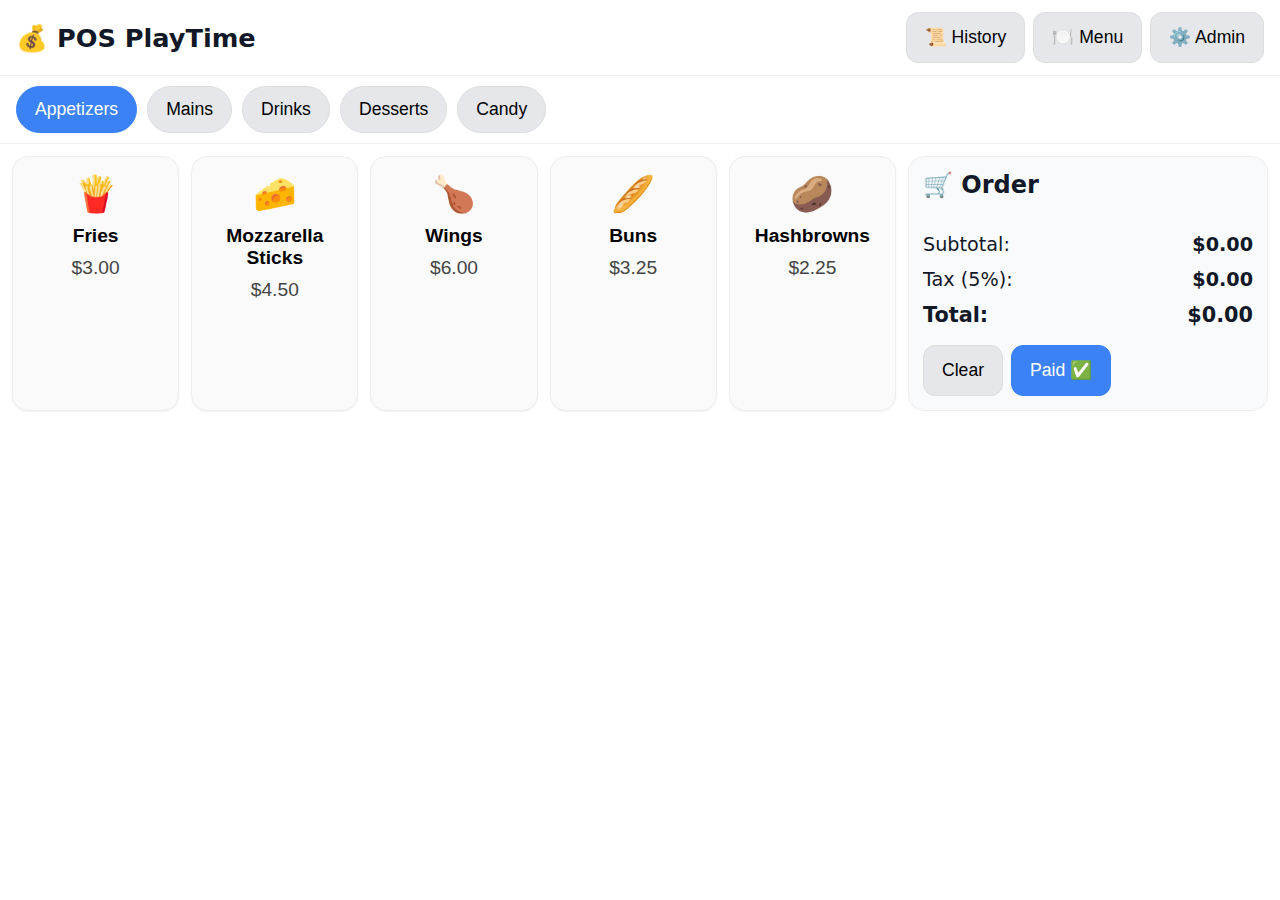
<file: index.html>
<!doctype html>
<html lang="en">
<head>
  <meta charset="utf-8" />
  <meta name="viewport" content="width=device-width, initial-scale=1, viewport-fit=cover" />
  <title>POS PlayTime</title>

  <!-- iPad app-like experience -->
  <meta name="apple-mobile-web-app-capable" content="yes" />
  <meta name="apple-mobile-web-app-status-bar-style" content="default" />
  <meta name="theme-color" content="#3b82f6" />

  <!-- PWA manifest & icons -->
  <link rel="manifest" href="manifest.webmanifest" />
  <link rel="icon" href="assets/icons/icon-192.png" sizes="192x192" type="image/png" />
  <link rel="apple-touch-icon" href="assets/icons/icon-192.png" />

  <!-- Styles -->
  <link rel="stylesheet" href="styles.css" />

  <!-- App JS -->
  <script defer src="app.js"></script>

  <!-- Service worker registration -->
  <script>
    if ('serviceWorker' in navigator) {
      window.addEventListener('load', () => {
        navigator.serviceWorker.register('sw.js').catch(console.error);
      });
    }
  </script>
</head>
<body>
  <!-- Sound for cha-ching (must be triggered by user gesture) -->
  <audio id="paySound" src="assets/sounds/cha-ching.mp3" preload="auto"></audio>

  <header class="app-header">
    <h1 aria-label="POS PlayTime">💰 POS PlayTime</h1>
    <div class="header-actions">
      <button id="viewHistoryBtn" class="secondary">📜 History</button>
      <button id="menuBtn" class="secondary">🍽️ Menu</button>
      <button id="adminBtn" class="secondary">⚙️ Admin</button>
    </div>
  </header>

  <!-- Category Tabs -->
  <nav id="categoryTabs" class="tabs" aria-label="Categories"></nav>

  <main class="layout">
    <!-- Item Grid -->
    <section aria-label="Items" class="grid" id="itemGrid"></section>

    <!-- Cart / Summary -->
    <aside class="cart" aria-label="Order summary">
      <h2>🛒 Order</h2>
      <ul id="cartList" class="cart-list" aria-live="polite"></ul>

      <div class="totals">
        <div class="row"><span>Subtotal:</span><strong id="subtotal">$0.00</strong></div>
        <div class="row"><span>Tax (5%):</span><strong id="tax">$0.00</strong></div>
        <div class="row total"><span>Total:</span><strong id="total">$0.00</strong></div>
      </div>

      <div class="cart-actions">
        <button id="clearCartBtn" class="secondary">Clear</button>
        <button id="payBtn" class="primary">Paid ✅</button>
      </div>
    </aside>
  </main>

  <!-- Confetti -->
  <div id="confettiContainer" aria-hidden="true"></div>

  <!-- History Modal -->
  <dialog id="historyDialog">
    <form method="dialog" class="history">
      <header>
        <h3>Order History</h3>
      </header>
      <div id="historyList" class="history-list"></div>
      <footer>
        <button id="exportBtn" class="secondary" type="button">Export CSV</button>
        <button id="clearHistoryBtn" class="danger" type="button">Clear History</button>
        <button id="closeHistoryBtn" class="primary">Close</button>
      </footer>
    </form>
  </dialog>

  <!-- Admin passcode dialog -->
  <dialog id="adminDialog">
    <form method="dialog" class="admin-passcode">
      <h3>🔐 Admin Access</h3>
      <p>Enter passcode to unlock Admin.</p>
      <input
        id="passcodeInput"
        type="password"
        inputmode="numeric"
        pattern="[0-9]*"
        maxlength="6"
        placeholder="••••"
        aria-label="Admin passcode" />
      <div class="cart-actions">
        <button id="cancelAdminBtn" class="secondary" type="button">Cancel</button>
        <button id="submitAdminBtn" class="primary" type="button">Unlock</button>
      </div>
      <p class="hint">Default: <code>1234</code> (change in Admin → Set Passcode)</p>
    </form>
  </dialog>
</</body>
</file>
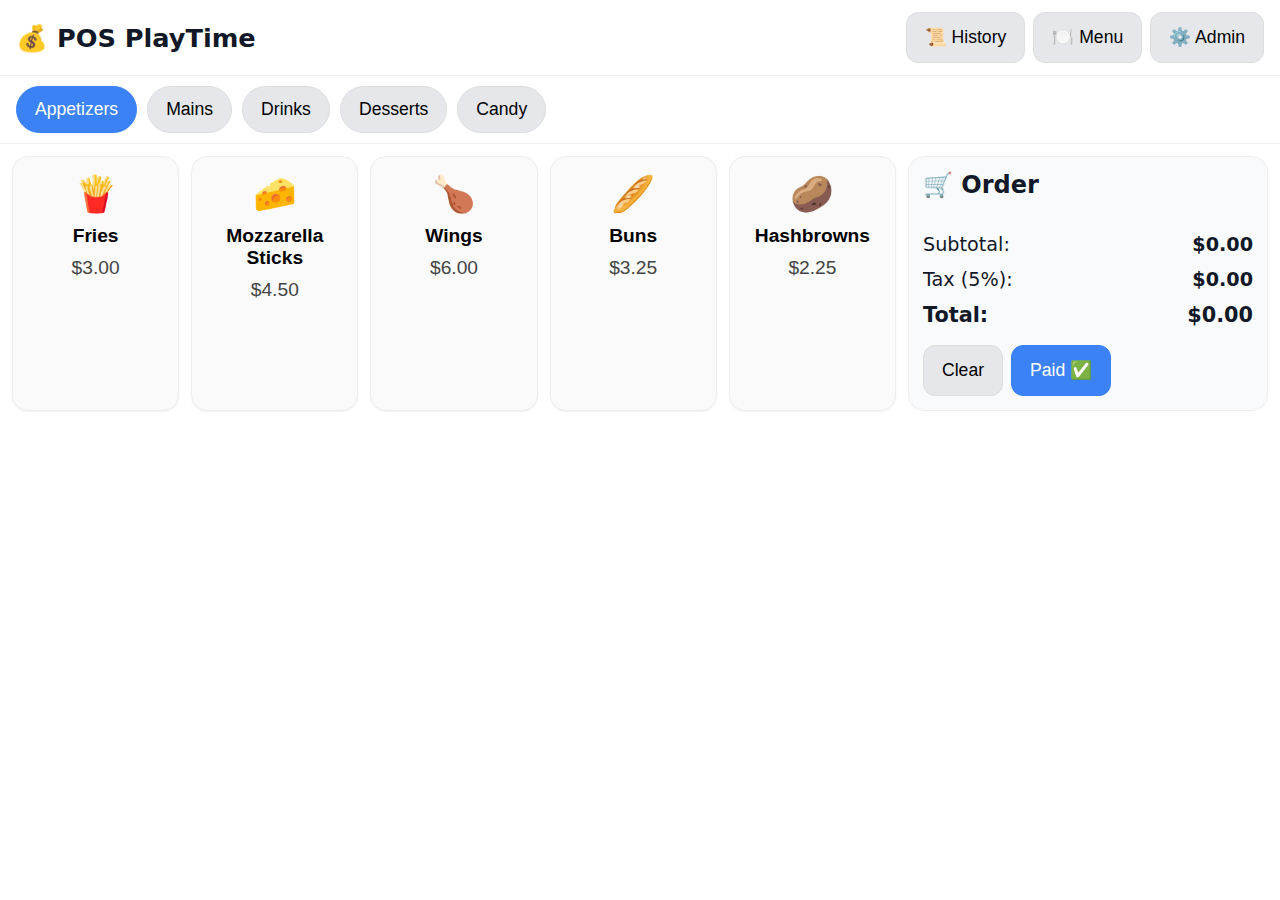
<file: admin.html>
<!doctype html>
<html lang="en">
<head>
  <meta charset="utf-8" />
  <meta name="viewport" content="width=device-width, initial-scale=1, viewport-fit=cover" />
  <title>POS PlayTime – Admin</title>

  <link rel="manifest" href="/manifest.webmanifest" />
  <link rel="icon" href="/assets/icons/icon-192.png" sizes="192x192" type="image/png" />
  <link rel="apple-touch-icon" href="/assets/icons/icon-192.png" />

  <link rel="stylesheet" href="/styles.css" />
  <script defer src="/admin-v4.js"></script>
</head>
<body>
  <header class="app-header">
    <h1 aria-label="Admin">⚙️ Admin</h1>
    <div class="header-actions">
      <button id="backBtn" class="secondary">🏠 Back to POS</button>
      <button id="lockBtn" class="secondary">🔒 Lock</button>
      <button id="setPassBtn" class="secondary">🔐 Set Passcode</button>
    </div>
  </header>

  <main class="layout" style="grid-template-columns: 1fr;">
    <section class="cart">
      <h2>Items</h2>
      <p>Manage items locally. Changes are saved on this device and appear in POS after reload.</p>

      <div style="display:grid; grid-template-columns: repeat(auto-fit,minmax(220px,1fr)); gap:12px; margin-bottom: 12px;">
        <div>
          <label>Icon</label>
          <input type="text" id="emojiInput" placeholder="🍔" maxlength="2" style="width:100%; padding:10px;">
        </div>
        <div>
          <label>Name</label>
          <input type="text" id="nameInput" placeholder="Burger" style="width:100%; padding:10px;">
        </div>
        <div>
          <label>Category</label>
          <input type="text" id="categoryInput" placeholder="Mains" style="width:100%; padding:10px;">
        </div>
        <div>
          <label>Price</label>
          <input type="number" id="priceInput" placeholder="6.00" min="0" step="0.01" style="width:100%; padding:10px;">
        </div>
      </div>

      <div class="cart-actions">
        <button id="addItemBtn" class="primary">Add Item</button>
        <button id="saveItemBtn" class="secondary" disabled>Save Changes</button>
        <button id="cancelEditBtn" class="secondary" disabled>Cancel Edit</button>
      </div>

      <hr style="margin:12px 0;">

      <div id="itemsList" class="history-list" style="max-height:none;"></div>

      <div class="cart-actions" style="justify-content:flex-end;">
        <input type="file" id="importFile" accept="application/json" style="display:none;" />
        <button id="exportItemsBtn" class="secondary">Export Items JSON</button>
        <button id="importItemsBtn" class="secondary">Import Items JSON</button>
        <button id="resetItemsBtn" class="danger">Reset to Defaults</button>
      </div>
    </section>
  </main>

  <!-- Set Passcode dialog -->
  <dialog id="setPassDialog">
    <form method="dialog" class="admin-passcode">
      <h3>Set Admin Passcode</h3>
      <p>Enter a new passcode (numbers recommended).</p>
      <input
        id="newPassInput"
        type="password"
        inputmode="numeric"
        pattern="[0-9]*"
        maxlength="6"
        placeholder="••••"
        aria-label="New admin passcode" />
      <div class="cart-actions">
        <button id="cancelSetPassBtn" class="secondary" type="button">Cancel</button>
        <button id="saveSetPassBtn" class="primary" type="button">Save</button>
      </div>
      <p class="hint">Tip: 4–6 digits is perfect for quick unlocking.</p>
    </form>
   </dialog>
</body>
</file>
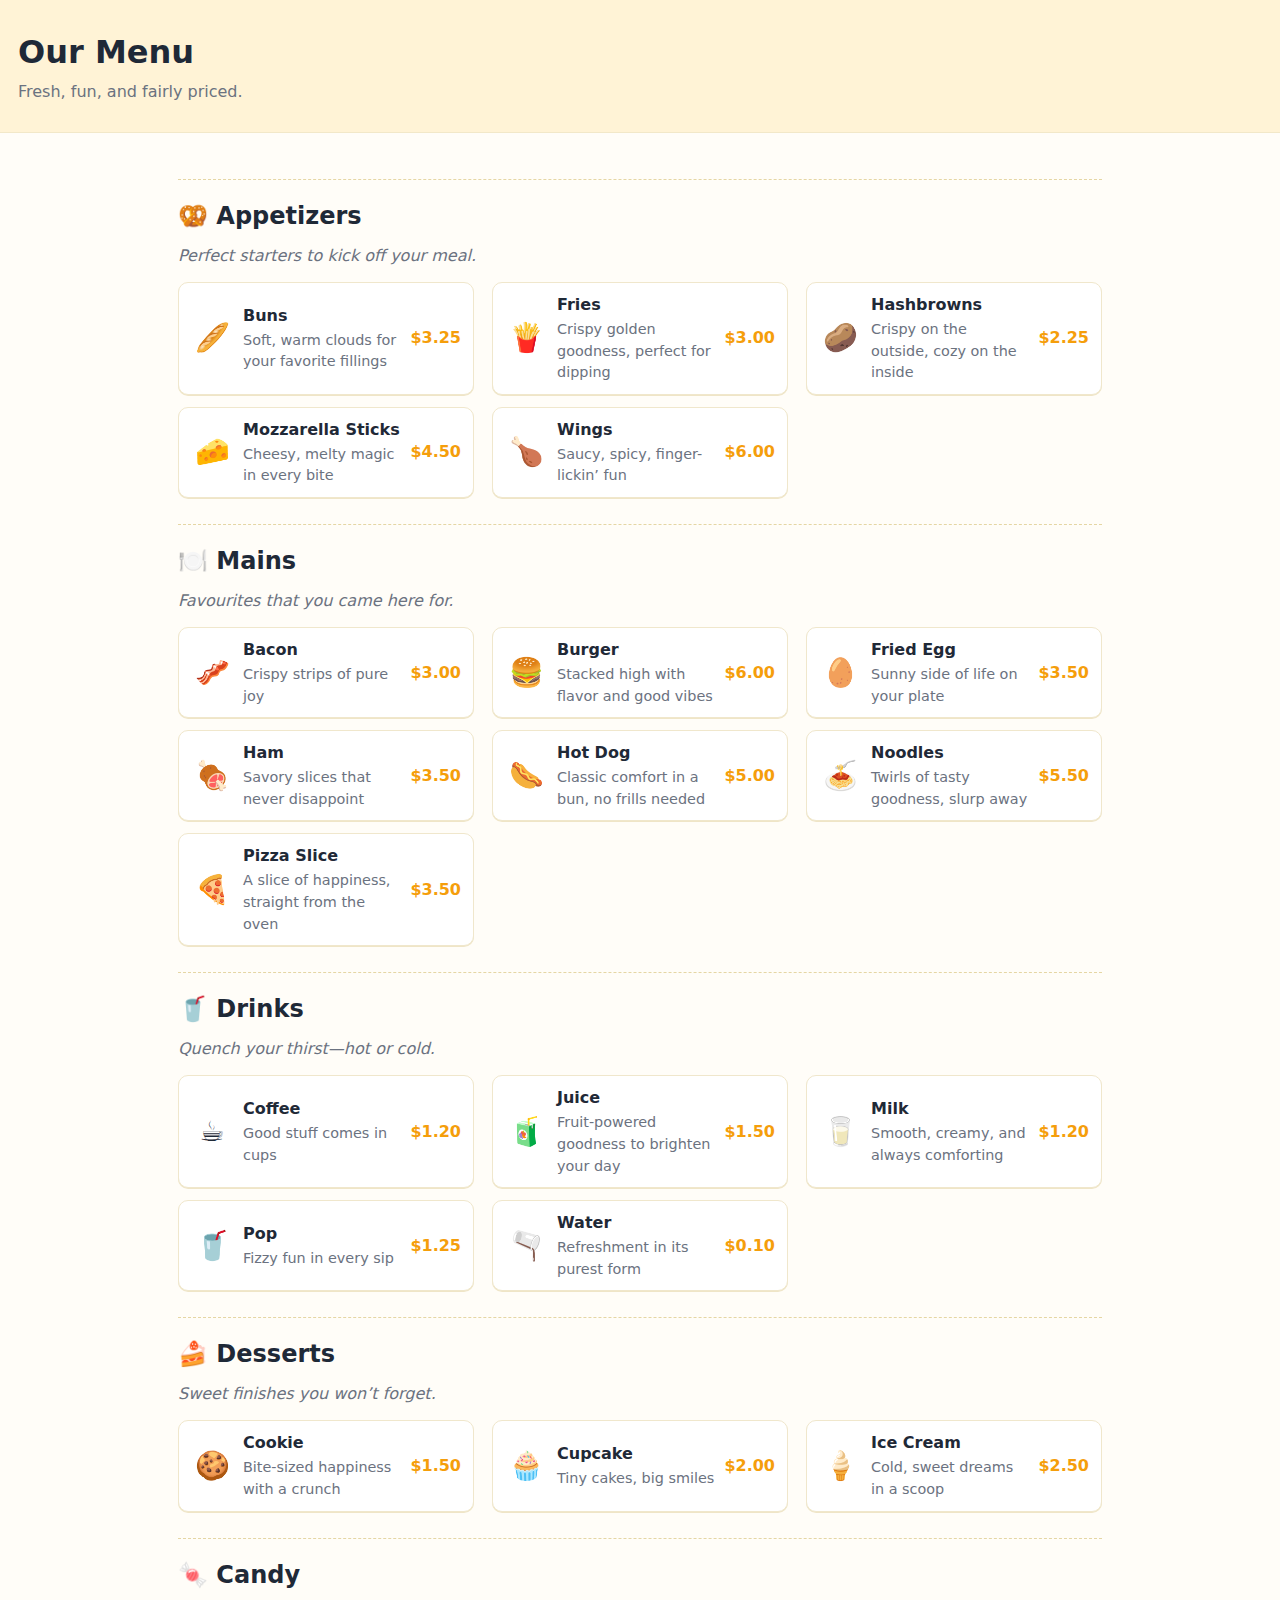
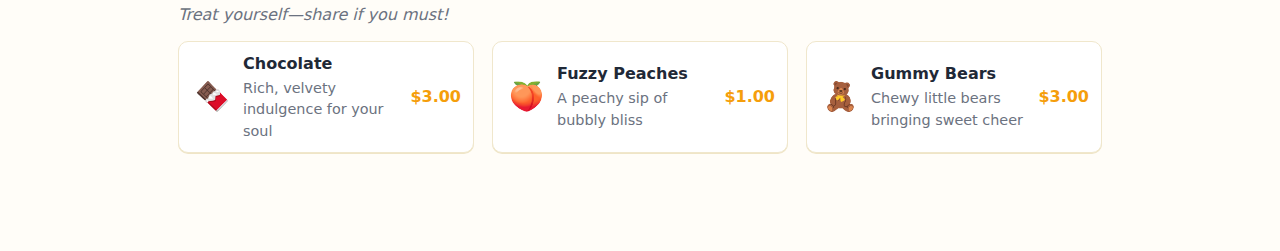
<file: menu.html>
<!DOCTYPE html>
<html lang="en">
<head>
  <meta charset="utf-8" />
  <title>POS PlayTime — Customer Menu</title>
  <meta name="viewport" content="width=device-width, initial-scale=1" />
  <link rel="icon" href="assets/icons/icon-192.png" />
  <link rel="stylesheet" href="menu.css" />
</head>
<body>
  <header>
    <h1>Our Menu</h1>
    <p>Fresh, fun, and fairly priced.</p>
  </header>

  <main class="container" id="menuContainer">
    <!-- Menu will be rendered here -->
  </main>

  <!-- Load menu logic -->
   <script src="menu.js"></script>
</body>
</html>
</file>
<file: styles.css>
:root {
  --bg: #ffffff;
  --text: #111827;
  --primary: #3b82f6; /* blue */
  --secondary: #e5e7eb; /* light gray */
  --danger: #ef4444; /* red */
}

* { box-sizing: border-box; }
html, body { margin: 0; height: 100%; background: var(--bg); color: var(--text);
  font-family: system-ui, -apple-system, Segoe UI, Roboto, sans-serif; }

.app-header {
  display: flex; align-items: center; justify-content: space-between;
  padding: 12px 16px; border-bottom: 1px solid #eee; position: sticky; top: 0;
  background: var(--bg); z-index: 10;
}
.app-header h1 { margin: 0; font-size: 1.6rem; }
.header-actions { display: flex; gap: 8px; }

.tabs {
  display: flex; gap: 10px; padding: 10px 16px; overflow-x: auto; border-bottom: 1px solid #eee;
}
.tabs button {
  padding: 12px 18px; border-radius: 999px; border: 1px solid #ddd; background: var(--secondary);
  font-size: 1.1rem; white-space: nowrap;
}
.tabs button.active { background: var(--primary); color: white; border-color: var(--primary); }

.layout { display: grid; grid-template-columns: 1fr 360px; gap: 12px; padding: 12px; }
@media (max-width: 900px) { .layout { grid-template-columns: 1fr; } }

.grid {
  display: grid; grid-template-columns: repeat(auto-fill, minmax(150px, 1fr)); gap: 12px;
}
.tile {
  border: 1px solid #eee; border-radius: 16px; padding: 16px; background: #fafafa;
  display: flex; flex-direction: column; align-items: center; gap: 10px;
  box-shadow: 0 1px 2px rgba(0,0,0,0.06); touch-action: manipulation;
  font-size: 1.2rem;
}
.tile .emoji { font-size: 2.2rem; }
.tile .name { font-weight: 700; text-align: center; }
.tile .price { color: #444; }

.cart { border: 1px solid #eee; border-radius: 16px; padding: 14px; background: #f9fafb; }
.cart h2 { margin-top: 0; }
.cart-list { list-style: none; padding: 0; margin: 0 0 8px; max-height: 40vh; overflow: auto; }
.cart-list li { display: flex; justify-content: space-between; padding: 10px; border-bottom: 1px dashed #ddd; font-size: 1.1rem; }
.cart-list button { border: none; background: transparent; color: var(--danger); font-size: 1.2rem; }

.totals { margin-top: 8px; font-size: 1.2rem; }
.totals .row { display: flex; justify-content: space-between; padding: 6px 0; }
.totals .row.total { font-size: 1.3rem; font-weight: 700; }

.cart-actions { display: flex; gap: 8px; margin-top: 12px; }

button { cursor: pointer; border-radius: 12px; padding: 14px 18px; font-size: 1.1rem; }
button.primary { background: var(--primary); color: white; border: 1px solid var(--primary); }
button.secondary { background: var(--secondary); border: 1px solid #ddd; }
button.danger { background: var(--danger); color: white; border: 1px solid var(--danger); }

dialog { border: none; border-radius: 16px; width: min(700px, 92vw); }
.history { padding: 0; }
.history header, .history footer { padding: 12px; border-bottom: 1px solid #eee; }
.history footer { border-top: 1px solid #eee; border-bottom: none; display: flex; gap: 8px; justify-content: flex-end; }
.history-list { padding: 12px; max-height: 60vh; overflow: auto; }
.order { border: 1px solid #eee; border-radius: 12px; padding: 10px; margin-bottom: 10px; background: #fff; }
.order h4 { margin: 0 0 6px; }
.order ul { margin: 0; padding-left: 18px; }

/* --- Admin passcode dialog --- */
.admin-passcode { padding: 16px; }
.admin-passcode h3 { margin-top: 0; }
.admin-passcode input {
  width: 100%;
  padding: 12px;
  font-size: 1.2rem;
  border-radius: 10px;
  border: 1px solid #ddd;
  margin: 8px 0 12px;
  text-align: center;
  letter-spacing: 4px;
}
.admin-passcode .hint {
  color: #6b7280;
  font-size: 0.9rem;
}

/* Shake feedback (used on wrong passcode in index) */
.shake {
  animation: shakeAnim 300ms ease-in-out 0s 1;
}
@keyframes shakeAnim {
  0%, 100% { transform: translateX(0); }
  20% { transform: translateX(-6px); }
  40% { transform: translateX(6px); }
  60% { transform: translateX(-4px); }
  80% { transform: translateX(4px); }
}

/* --- Confetti --- */
#confettiContainer {
  position: fixed; inset: 0; pointer-events: none; z-index: 9999;
}
.confetti {
  position: absolute; top: -12px; width: 10px; height: 16px; opacity: 0.9;
  transform: translateY(0) rotate(0deg); will-change: transform, opacity;
}
@keyframes confettiFall {
  0%   { transform: translateY(-20px) rotate(0deg); }
  100% { transform: translateY(110vh) rotate(720deg); opacity: 0.8; }
}

/* --- Admin item action dropdown --- */
.item-actions {
  position: relative;
  display: inline-block;
}

.item-actions .menu-btn {
  padding: 8px 12px;
  border-radius: 10px;
  border: 1px solid #ddd;
  background: var(--secondary);
  font-size: 0.95rem;
}

.item-actions .menu {
  position: absolute;
  right: 0;
  top: 36px;
  min-width: 160px;
  background: #fff;
  border: 1px solid #eee;
  border-radius: 12px;
  box-shadow: 0 8px 20px rgba(0,0,0,0.08);
  display: none;
  z-index: 20;
}

.item-actions .menu.open { display: block; }

.item-actions .menu button {
  display: block;
  width: 100%;
  text-align: left;
  padding: 10px 12px;
  border: none;
  background: transparent;
  font-size: 0.95rem;
}

.item-actions .menu button:hover {
  background: #f3f4f6;
}
</file>
<file: menu.css>
/* POS PlayTime — Customer Menu styles */

/* Theme tokens */
:root {
  --ink: #1f2937;         /* main text color */
  --muted: #6b7280;       /* secondary text color */
  --accent: #f59e0b;      /* price color */
  --bg: #fffdf8;          /* page background */
  --panel: #fff3d6;       /* header background */
  --border: #f2e8c9;      /* header border */
  --card-border: #f0e7cc; /* item card border */
  --card-shadow: #efe5c7; /* item card shadow */
}

/* Base */
* { box-sizing: border-box; }
html, body { height: 100%; }
body {
  font-family: system-ui, -apple-system, Segoe UI, Roboto, "Helvetica Neue", Arial, sans-serif;
  margin: 0;
  background: var(--bg);
  color: var(--ink);
  line-height: 1.5;
}

/* Header */
header {
  padding: 28px 18px;
  background: var(--panel);
  border-bottom: 1px solid var(--border);
}
header h1 {
  margin: 0;
  font-size: 2rem;
}
header p {
  margin: 4px 0 0;
  color: var(--muted);
}

/* Layout */
.container {
  max-width: 960px;
  margin: 0 auto;
  padding: 20px 18px 80px;
}

/* Category section */
.category {
  margin: 26px 0 18px;
  border-top: 1px dashed #e5d6a4;
  padding-top: 18px;
}
.category h2 {
  margin: 0 0 10px;
  font-size: 1.5rem;
  display: flex;
  align-items: center;
  gap: 10px;
}
.category .flavor {
  margin: 6px 0 14px;
  color: var(--muted);
  font-style: italic;
}

/* Items grid */
.items {
  display: grid;
  grid-template-columns: repeat(auto-fit, minmax(260px, 1fr));
  gap: 12px 18px;
}

/* Item card */
.item {
  display: grid;
  grid-template-columns: 42px 1fr auto;
  gap: 10px;
  align-items: center;
  background: #fff;
  border: 1px solid var(--card-border);
  border-radius: 10px;
  padding: 10px 12px;
  box-shadow: 0 1px 0 var(--card-shadow);
}
.emoji {
  font-size: 28px;
  text-align: center;
}
.name {
  font-weight: 600;
}
.desc {
  color: var(--muted);
  font-size: 0.9rem;
  margin-top: 2px;
}
.price {
  font-weight: 700;
  color: var(--accent);
  font-variant-numeric: tabular-nums;
}

/* Footer */
footer {
  margin-top: 50px;
  text-align: center;
  color: var(--muted);
  font-size: 0.9rem;
}
footer .print-tip { margin-top: 6px; }

/* Print-friendly */
@media print {
  header, footer {
    background: none;
    border: none;
  }
  .item {
    box-shadow: none;
   }
}

/* Dark Mode */
@media (prefers-color-scheme: dark) {
  :root {
    --ink: #e5e7eb;           /* lighter text */
    --muted: #9ca3af;         /* muted text */
    --accent: #fbbf24;        /* price color */
    --bg: #0f172a;            /* page background (slate-900) */
    --panel: #111827;         /* header background (gray-900) */
    --border: #1f2937;        /* header border (gray-800) */
    --card-border: #1f2937;   /* card border (gray-800) */
    --card-shadow: #0b1220;   /* subtle shadow */
  }

  body {
    background: var(--bg);
    color: var(--ink);
  }

  header {
    background: var(--panel);
    border-bottom-color: var(--border);
  }

  .item {
    background: #0b1220;    /* deeper card background */
    border-color: var(--card-border);
    box-shadow: none;
  }

  .category {
    border-top-color: #334155; /* muted divider */
  }

  .desc, footer {
    color: var(--muted);
  }
}
</file>
